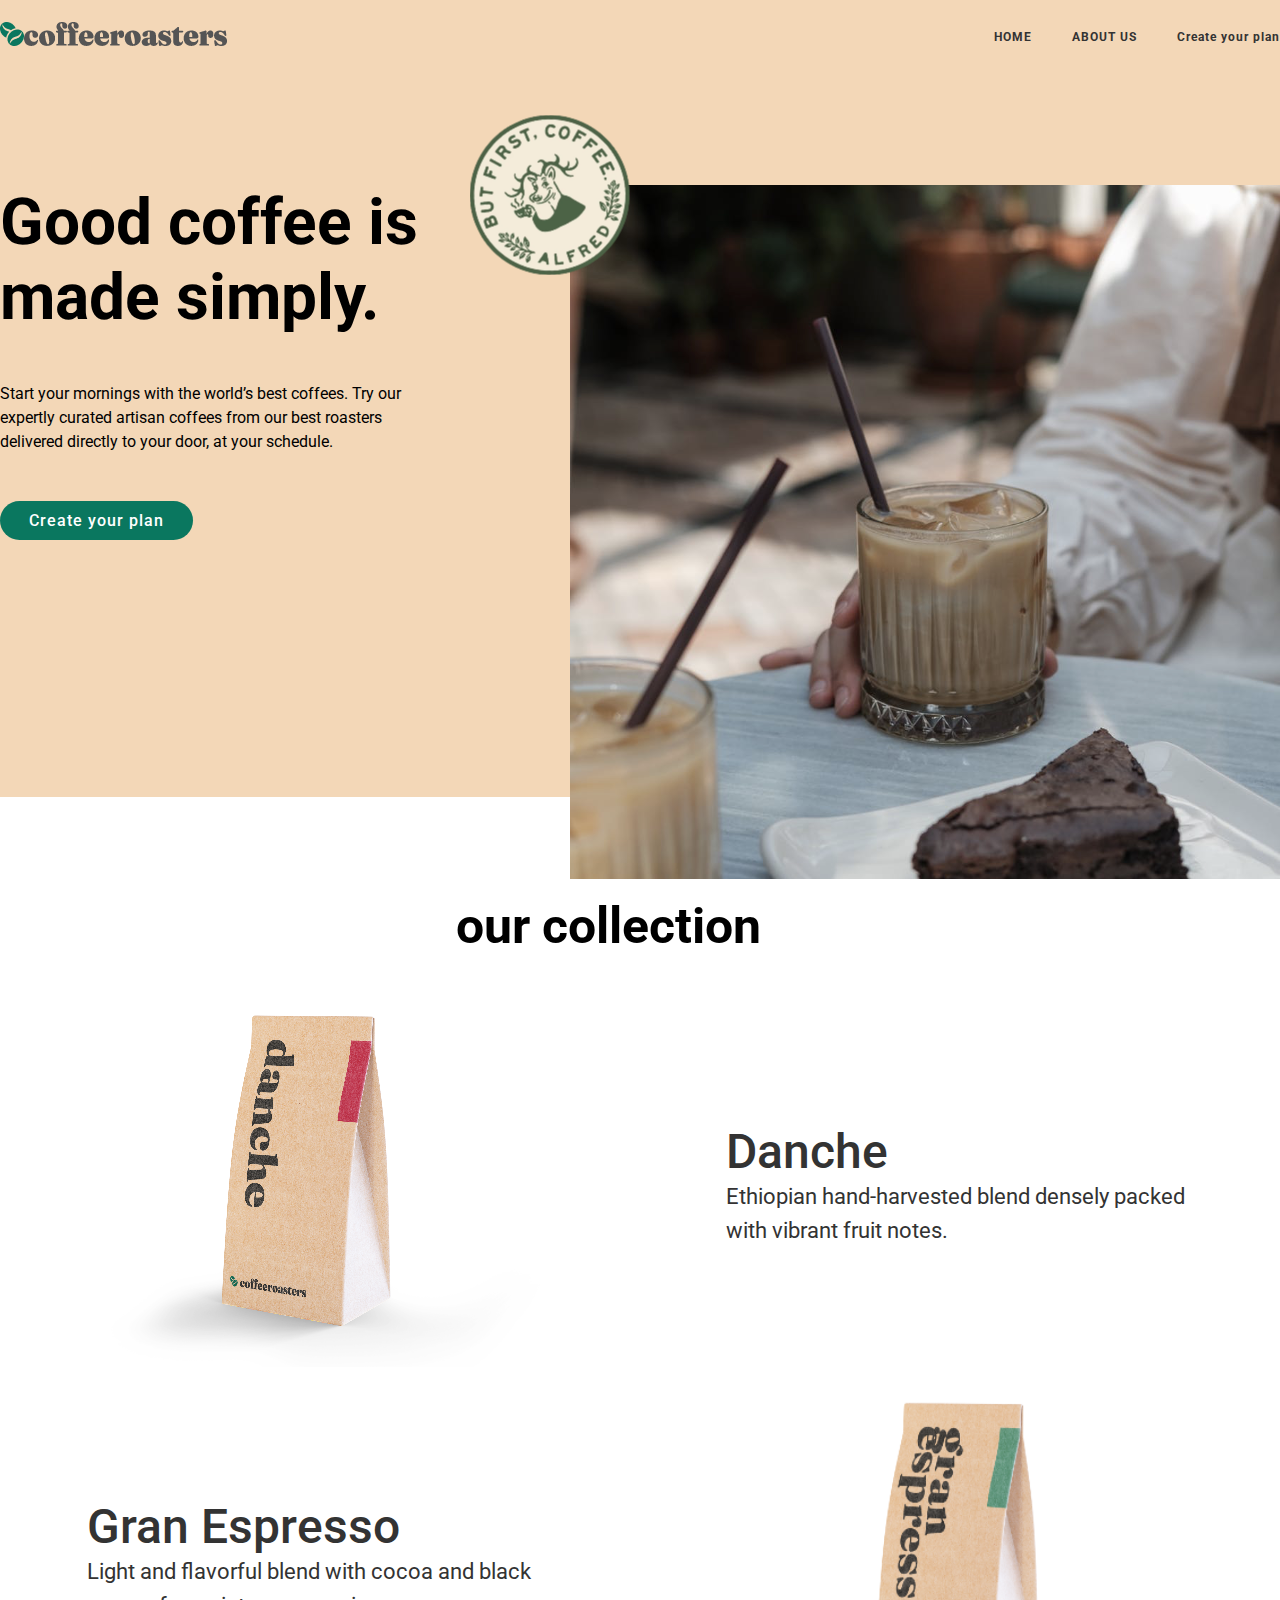
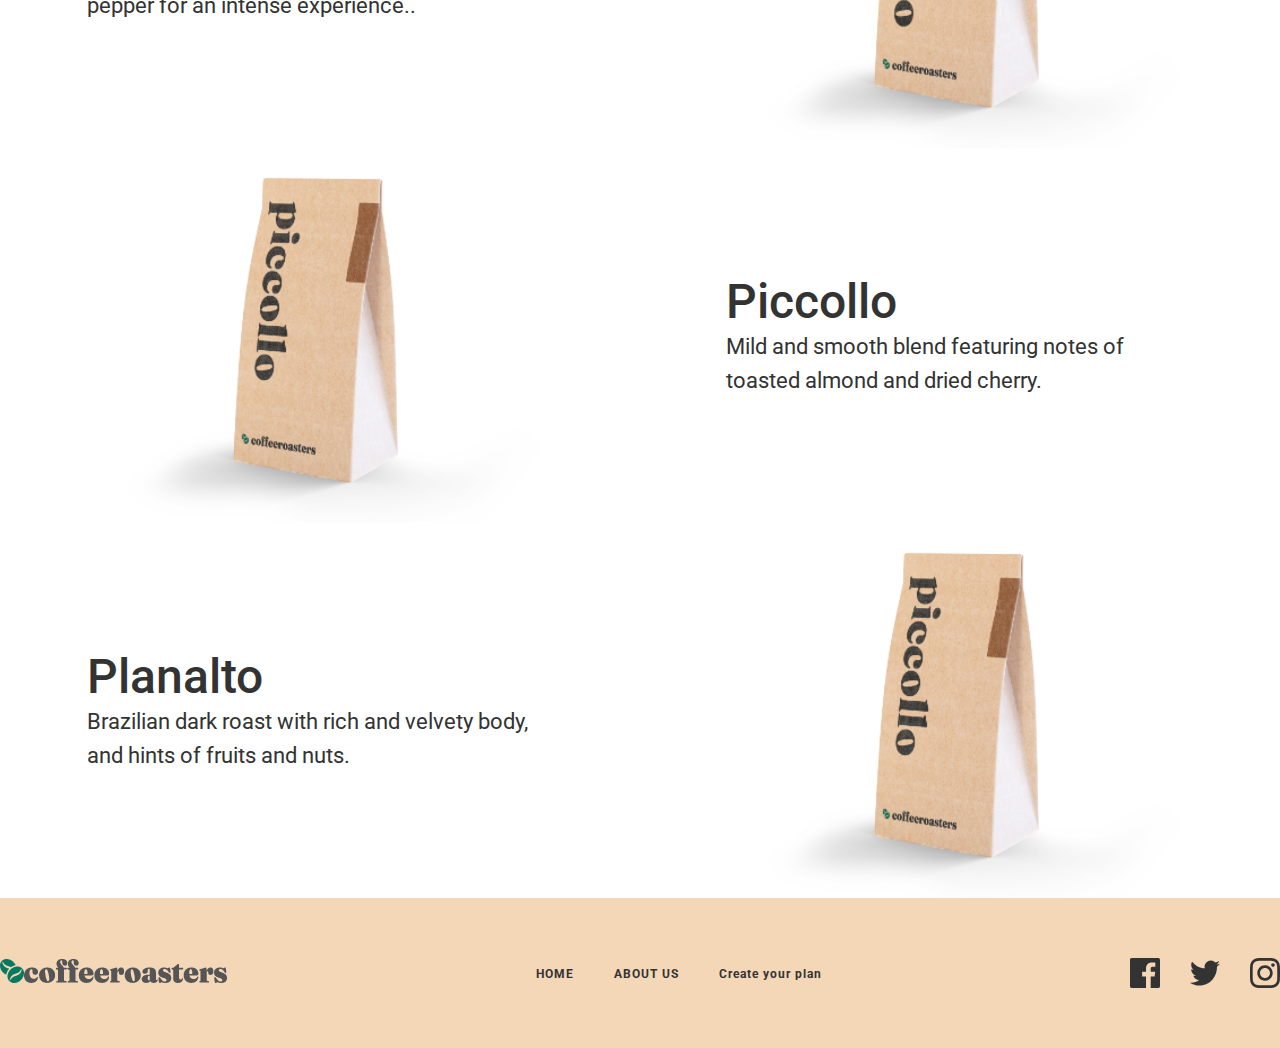
<file: index.html>
<!DOCTYPE html>
<html lang="en">
<head>
    <meta charset="UTF-8">
    <meta name="viewport" content="width=device-width, initial-scale=1.0">
    <title>Document</title>
    <link rel="preconnect" href="https://fonts.googleapis.com">
    <link rel="preconnect" href="https://fonts.gstatic.com" crossorigin>
    <link href="https://fonts.googleapis.com/css2?family=Roboto:ital,wght@0,100;0,300;0,400;0,500;0,700;0,900;1,100;1,300;1,400;1,500;1,700;1,900&display=swap" rel="stylesheet">
    <link rel="stylesheet" href="./main.css">
</head>
<body>
    
    
    <header class="header">
        <div class="container">
            <nav class="header__nav">
                <a href="./index.html">
                    <img src="./images/logo.png" alt="">
                </a>
                <ul class="header__list">
                    <li class="header__item">
                        <a class="header__link" href="#">HOME</a>
                    </li>
                    <li class="header__item">
                        <a class="header__link" href="./about.html">ABOUT US</a>
                    </li>
                    <li class="header__item">
                        <a class="header__link" href="#">Create your plan</a>
                    </li>
                </ul>
            </nav>
        </div>
    </header>
    
    <main>
        <section class="hero">
            <div class="container">
                <div class="hero__wrapper">
                    <div class="hero__textbox">
                        <h1 class="title">Good coffee 
                            is made simply.</h1>
                            <p class="hero__tex">Start your mornings with the world’s best coffees. Try our expertly curated artisan coffees from our best roasters delivered directly to your door, at your schedule.</p>
                            <button class="hero__btn">Create your plan</button>
                        </div>
                        <div class="hero__img">
                            <img class="rasm" src="./images/bg.png" alt="">
                        </div>
                    </div>
                </div>
            </section>


            <section class="qop">
                <div class="container">
                    <h2 class="qop__title">our collection</h2>
                    <ul class="qop__list">
                        <li class="qop__item"> 
                            <img class="qop__img" src="./images/qop.png" alt="">
                            <div>
                                <h3>Danche</h3>
                                <p class="qop__text">Ethiopian hand-harvested blend densely packed with vibrant fruit notes.</p>
                            </div>
                        </li>
                        <li class="qop__item"> 
                            <img class="qop__img" src="./images/kopi1 copy.png" alt="">
                            <div>
                                <h3>Gran Espresso</h3>
                                <p class="qop__text">Light and flavorful blend with cocoa and black pepper for an intense experience..</p>
                            </div>
                        </li>
                        <li class="qop__item"> 
                            <img class="qop__img" src="./images/kopi3.png" alt="">
                            <div>
                                <h3>Piccollo</h3>
                                <p class="qop__text">Mild and smooth blend featuring notes of toasted almond and dried cherry.</p>
                            </div>
                        </li>
                        <li class="qop__item"> 
                            <img class="qop__img" src="./images/kopi3 (1).png" alt="">
                            <div>
                                <h3>Planalto</h3>
                                <p class="qop__text">Brazilian dark roast with rich and velvety body, and hints of fruits and nuts.</p>
                            </div>
                        </li>
                    </ul>
                </div>
            </section>
        </main>
        
        <footer class="qop__footer">
            <div class="container">
                <nav class="header__nav">
                    <a href="./index.html">
                        <img src="./images/logo.png" alt="">
                    </a>
                    <ul class="header__list">
                        <li class="header__item">
                            <a class="header__link" href="#">HOME</a>
                        </li>
                        <li class="header__item">
                            <a class="header__link" href="./about.html">ABOUT US</a>
                        </li>
                        <li class="header__item">
                            <a class="header__link" href="#">Create your plan</a>
                        </li>
                    </ul>
                    <div class="footer__img">
                        <img src="./images/Path.svg" alt="">
                        <img src="./images/Path (1).svg" alt="">
                        <img src="./images/Shape.svg" alt="">
                    </div>
                </nav>
            </div>
        </footer>
    </body>
    </html>
</file>
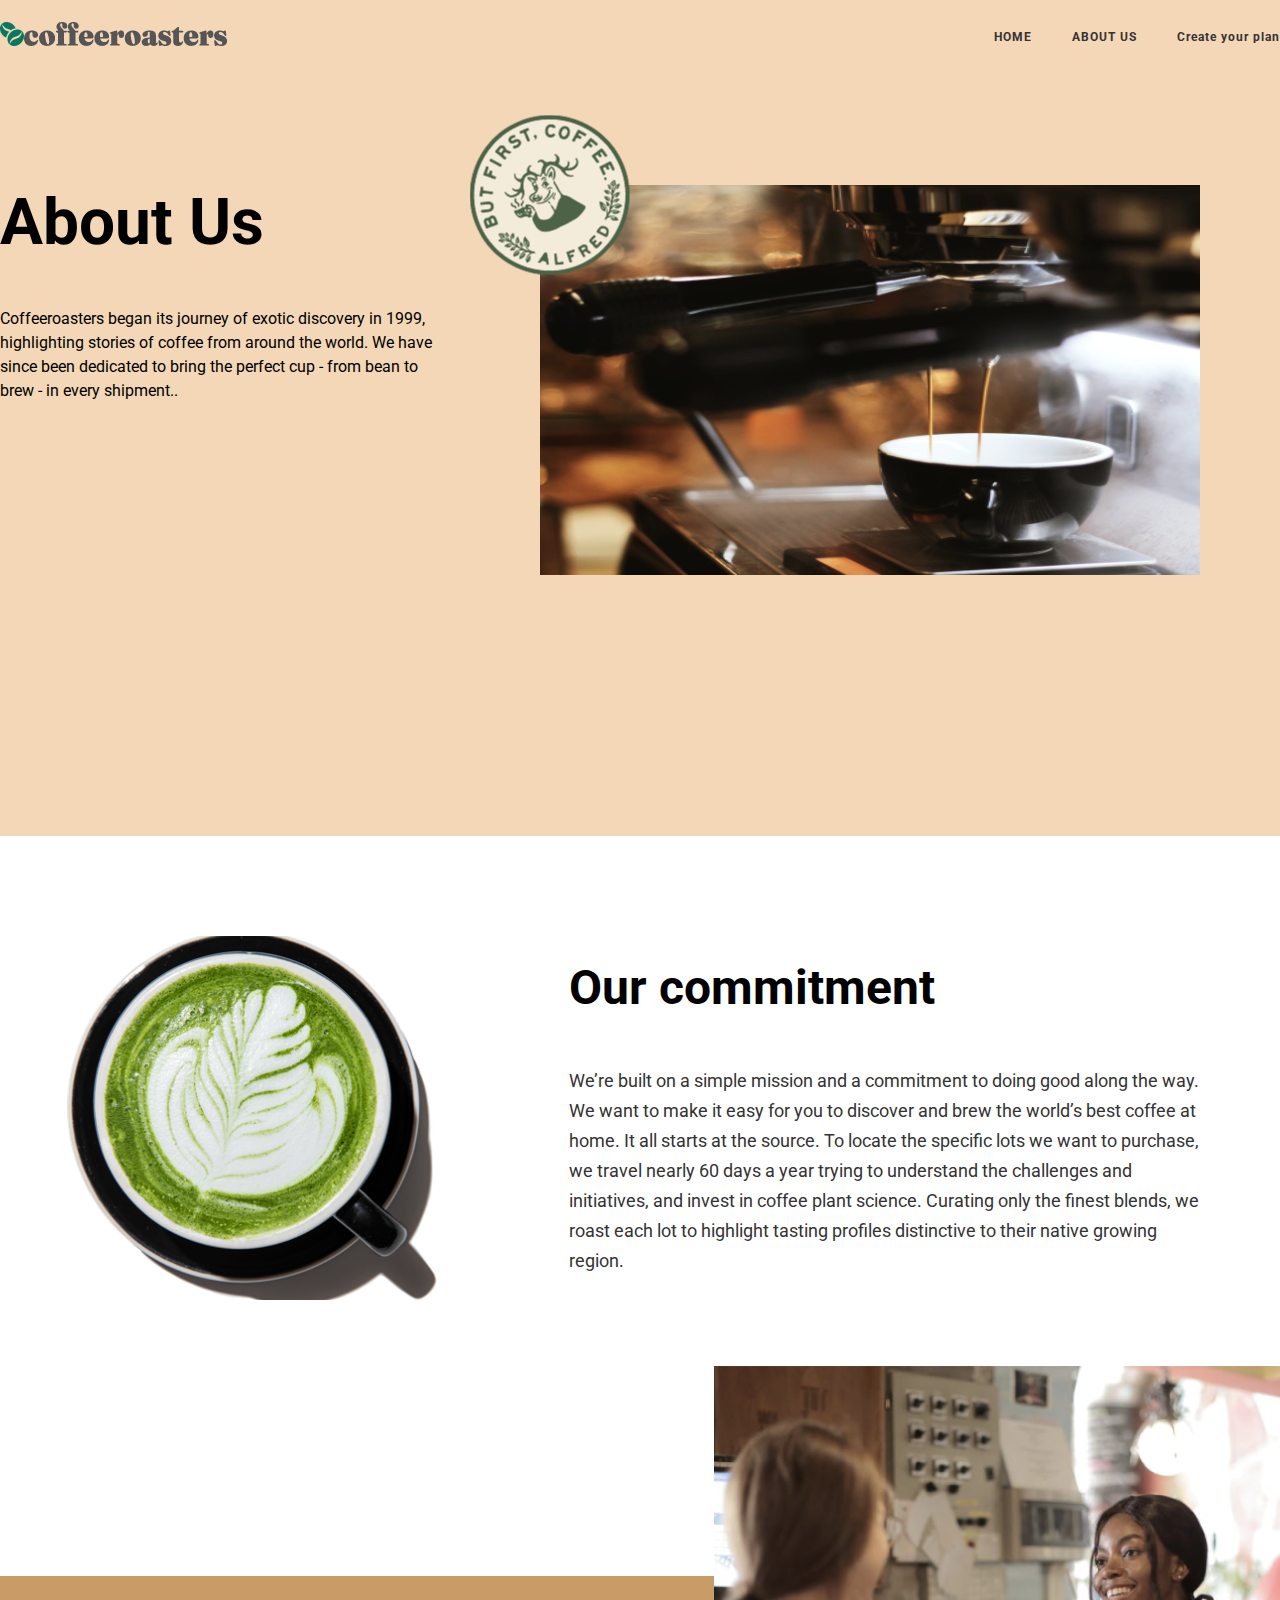
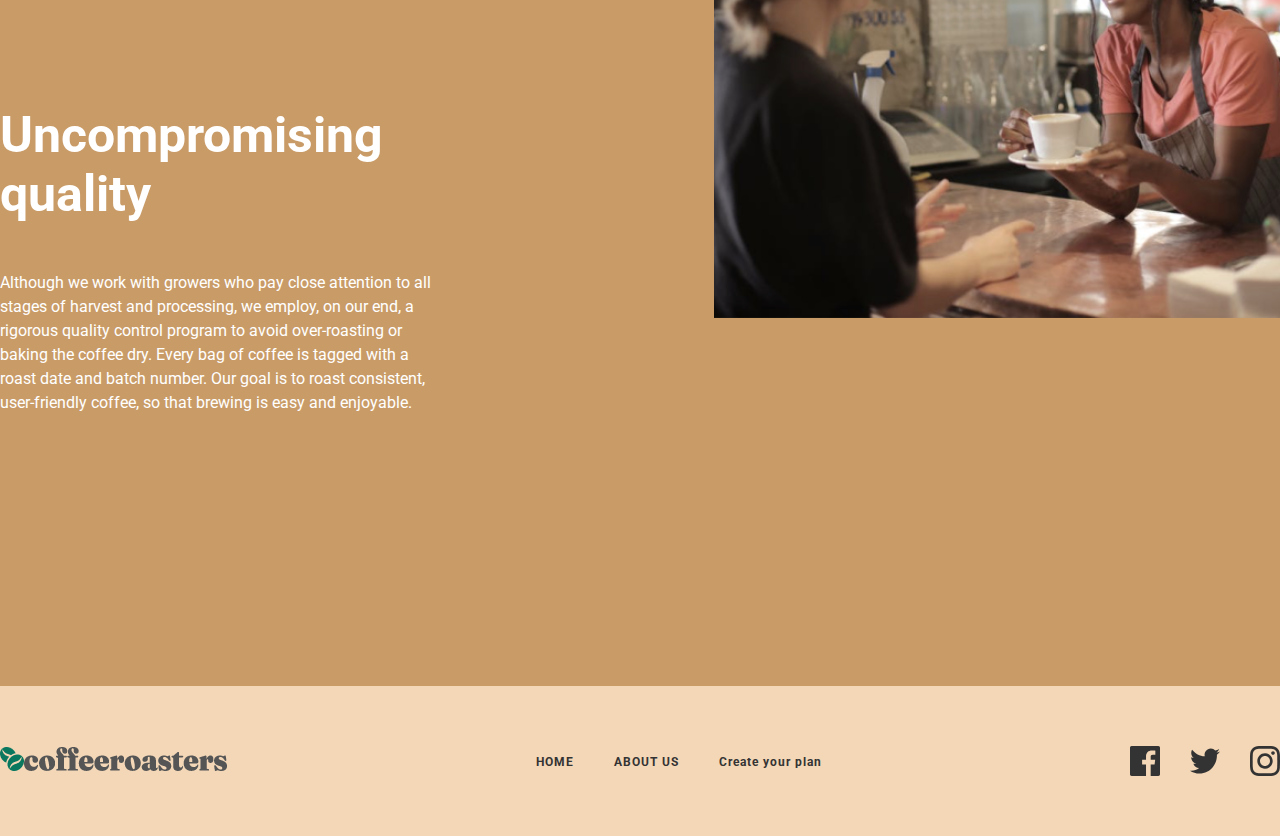
<file: about.html>
<!DOCTYPE html>
<html lang="en">
<head>
    <meta charset="UTF-8">
    <meta name="viewport" content="width=device-width, initial-scale=1.0">
    <title>Document</title>
    <link rel="preconnect" href="https://fonts.googleapis.com">
    <link rel="preconnect" href="https://fonts.gstatic.com" crossorigin>
    <link href="https://fonts.googleapis.com/css2?family=Roboto:ital,wght@0,100;0,300;0,400;0,500;0,700;0,900;1,100;1,300;1,400;1,500;1,700;1,900&display=swap" rel="stylesheet">
    <link rel="stylesheet" href="./main.css">
    <link rel="stylesheet" href="./main.css">
</head>
<body>
    

    <header class="header">
        <div class="container">
            <nav class="header__nav">
                <a href="./index.html">
                    <img src="./images/logo.png" alt="">
                </a>
                <ul class="header__list">
                    <li class="header__item">
                        <a class="header__link" href="./index.html">HOME</a>
                    </li>
                    <li class="header__item">
                        <a class="header__link" href="#">ABOUT US</a>
                    </li>
                    <li class="header__item">
                        <a class="header__link" href="#">Create your plan</a>
                    </li>
                </ul>
            </nav>
        </div>
    </header>

    <main>
        <section class="hero">
            <div class="container">
                <div class="hero__wrapper">
                    <div class="hero__textbox">
                        <h1 class="title">About Us</h1>
                            <p class="hero__tex">Coffeeroasters began its journey of exotic discovery in 1999, highlighting stories of coffee from around the world. We have since been dedicated to bring the perfect cup - from bean to brew - in every shipment..</p>
                        </div>
                        <div class="hero__img">
                            <img class="rasm__qop" src="./images/Rectangle 679 (1).png" alt="">
                        </div>
                    </div>
                </div>
            </section>

            <section class="coffe__section">
                <div class="container">
                    <li class="qop__item"> 
                        <img class="qop__img" src="./images/cup-6 1.png" alt="">
                        <div class="coffee__title">
                            <h3 class="coffee__item">Our commitment</h3>
                            <p class="coffee__text">We’re built on a simple mission and a commitment to doing good along the way. We want to make it easy for you to discover and brew the world’s best coffee at home. It all starts at the source. To locate the specific lots we want to purchase, we travel nearly 60 days a year trying to understand the challenges and  initiatives, and invest in coffee plant science. Curating only the finest blends, we roast each lot to highlight tasting profiles distinctive to their native growing region.</p>
                        </div>
                    </li>
                </div>
            </section>

            <section class="coffee__qop">
                <div class="container">
                    <div class="hero__wrapper">
                        <div class="hero__textbox">
                            <h2 class="coffe__title">Uncompromising quality</h2>
                                <p class="hero__text">Although we work with growers who pay close attention to all stages of harvest and processing, we employ, on our end, a rigorous quality control program to avoid over-roasting or baking the coffee dry. Every bag of coffee is tagged with a roast date and batch number. Our goal is to roast consistent, user-friendly coffee, so that brewing is easy and enjoyable.</p>
                            </div>
                            <div class="coffe__img">
                                <img class="coffe__img" src="./images/Rectangle 681.png" alt="">
                            </div>
                        </div>
                    </div>
            </section>
          
    </main>

    <footer class="qop__footer">
        <div class="container">
            <nav class="header__nav">
                <a href="./index.html">
                    <img src="./images/logo.png" alt="">
                </a>
                <ul class="header__list">
                    <li class="header__item">
                        <a class="header__link" href="#">HOME</a>
                    </li>
                    <li class="header__item">
                        <a class="header__link" href="./about.html">ABOUT US</a>
                    </li>
                    <li class="header__item">
                        <a class="header__link" href="#">Create your plan</a>
                    </li>
                </ul>
                <div class="footer__img">
                    <img src="./images/Path.svg" alt="">
                    <img src="./images/Path (1).svg" alt="">
                    <img src="./images/Shape.svg" alt="">
                </div>
            </nav>
        </div>
    </footer>
</body>
</html>
</file>
<file: main.css>
*{
    margin: 0;
    padding: 0;
    box-sizing: border-box;
}
.header{
    padding-top: 22px;
    background-color: #F3D7B7;
}
.container{
    max-width: 1340px;
    width: 100%;
    margin: 0 auto;
}
.header__nav{
    display: flex;
    justify-content: space-between;
    align-items: center;
}
.header__list{
    display: flex;
    align-items: center;
    list-style: none;
    gap: 40px;
}
.header__link{
    color: rgb(51, 51, 51);
    font-family: "Roboto";
    font-size: 12px;
    font-weight: 700;
    line-height: 14px;
    letter-spacing: 1px;
    text-decoration: none;
    transition: 0.5s ease-in-out;
}
.header__link:hover{
    color: red;
}
.header__link:active{
    color: blue;
}
.hero{
    position: relative;
    padding-top: 135px;
    padding-bottom: 257px;
    background-color: #F3D7B7;
}
.hero__textbox{
    width: 447px;
}
.title{
    color: rgb(0, 0, 0);
    font-family: "Roboto";
    font-size: 64px;
    font-weight: 700;
    line-height: 75px;
}
.hero__tex{
    color: rgb(0, 0, 0);
    font-family: "Roboto";
    font-size: 16px;
    font-weight: 400;
    line-height: 24px;
    margin: 47px 0;
}
.hero__btn{
    width: 193px;
    border-radius: 100px;
    background-color: rgb(10, 119, 95);
    padding: 10px 0;
    color: rgb(255, 255, 255);
    font-family: "Roboto";
    font-size: 16px;
    font-weight: 500;
    line-height: 19px;
    letter-spacing: 1px;
    text-align: center;
    border: none;
}
.hero__wrapper{
    display: flex;
    justify-content: space-between;
}
.hero__img{
    position: relative;
}
.rasm{
    position: absolute;
    top: 0;
    right: 0;
}
.hero__img::before{
    background-image: url("./images/dumaloq.png");
    width: 160px;
    height: 160px;
    display: inline-block;
    content: "";
    position: absolute;
    top: -70px;
    right: 650px;
    z-index: 2;
    transform: rotate(0);
    background-position: center;
    animation-name: dumaloq;
    animation-duration: 5s;
    animation-timing-function: linear;
    animation-iteration-count: infinite;
    
}
@keyframes dumaloq{
    0%{
        transform: rotate(0);
    }
    100%{
        transform: rotate(360deg)
    }
}
.title__card{
    color: rgb(0, 0, 0);
font-family: Roboto;
font-size: 50px;
font-weight: 700;
line-height: 59px;
width: 368px;
margin: 0 auto;
}
.card__hero{
  display: flex;
  align-items: center;
  text-align: center;
}
.hero__tex{
    color: rgb(0, 0, 0);
font-family: Roboto;
font-size: 16px;
font-weight: 400;
line-height: 24px;
}
.section{
    margin-top: 108px;
}
h3{
    color: rgb(51, 51, 51);
    font-family: Roboto;
    font-size: 48px;
    font-weight: 500;
    line-height: 56px;
}
.card__item{
    display:flex;
    margin-top: 100px;
    align-items: center;
    justify-content: center;
    gap: 30px;
    width: 1150px;
    margin: 0 auto;
}
.card__div{
    display: flex;
    align-items: center;
    margin: 0 auto;
    width: 1150px;
}
.card__text{
    width: 468px;
    color: rgb(51, 51, 51);
font-family: Roboto;
font-size: 22px;
font-weight: 400;
line-height: 34px;
}
.qop{
    margin-top: 100px;
}
.qop__item{
    display: flex;
    align-items: center;
    justify-content:space-around;
}
.qop__title{
    color: rgb(0, 0, 0);
font-family: "Roboto";
font-size: 50px;
font-weight: 700;
line-height: 59px;
margin-top: 190px;
width: 368px;
margin: 0 auto;
}
.qop__text{
    width: 468px;
    color: rgb(51, 51, 51);
font-family: Roboto;
font-size: 22px;
font-weight: 400;
line-height: 34px;
}
.qop__item:nth-child(2){
    flex-direction: row-reverse;
}
.qop__item:nth-child(4){
    flex-direction: row-reverse;
}
.qop__list{
    margin-top: 42px;
}
.qop__img{
    transform: scale(1);
}
.qop__img:hover{
    transform: scale(1.5);
}
.qop__footer{
    background-color: #F3D7B7;
    height: 150px;
    display: flex;
    align-items: center;
}
.footer__img{
    gap: 30px;
    display: flex;
}
.rasm__qop{
    margin-right: 80px;
}
.coffe__section{
    margin-top: 100px;
    height: 640px;
}
.coffee__text{
    padding-top: 50px;
    width: 646px;
    color: rgb(51, 51, 51);
font-family: Roboto;
font-size: 18px;
font-weight: 400;
line-height: 30px;
}
.coffee__title{
    gap: 100px;
}
.coffee__item{
    color: rgb(0, 0, 0);
font-family: Roboto;
font-size: 48px;
font-weight: 700;
line-height: 56px;
}
.coffee__qop{
    background-color: #F3D7B7;  
    padding-top: 130px;
    height: 710px;
    background-color: rgb(201, 155, 103);
}
.coffe__img{
   position: relative;
   bottom: 170px;
}
.coffe__title{
    color: rgb(255, 255, 255);
font-family: Roboto;
font-size: 50px;
font-weight: 700;
line-height: 59px;
}
.hero__text{
    color: rgb(255, 255, 255);
    font-family: "Roboto";
    font-size: 16px;
    font-weight: 400;
    line-height: 24px;
    margin: 47px 0;
}
</file>
